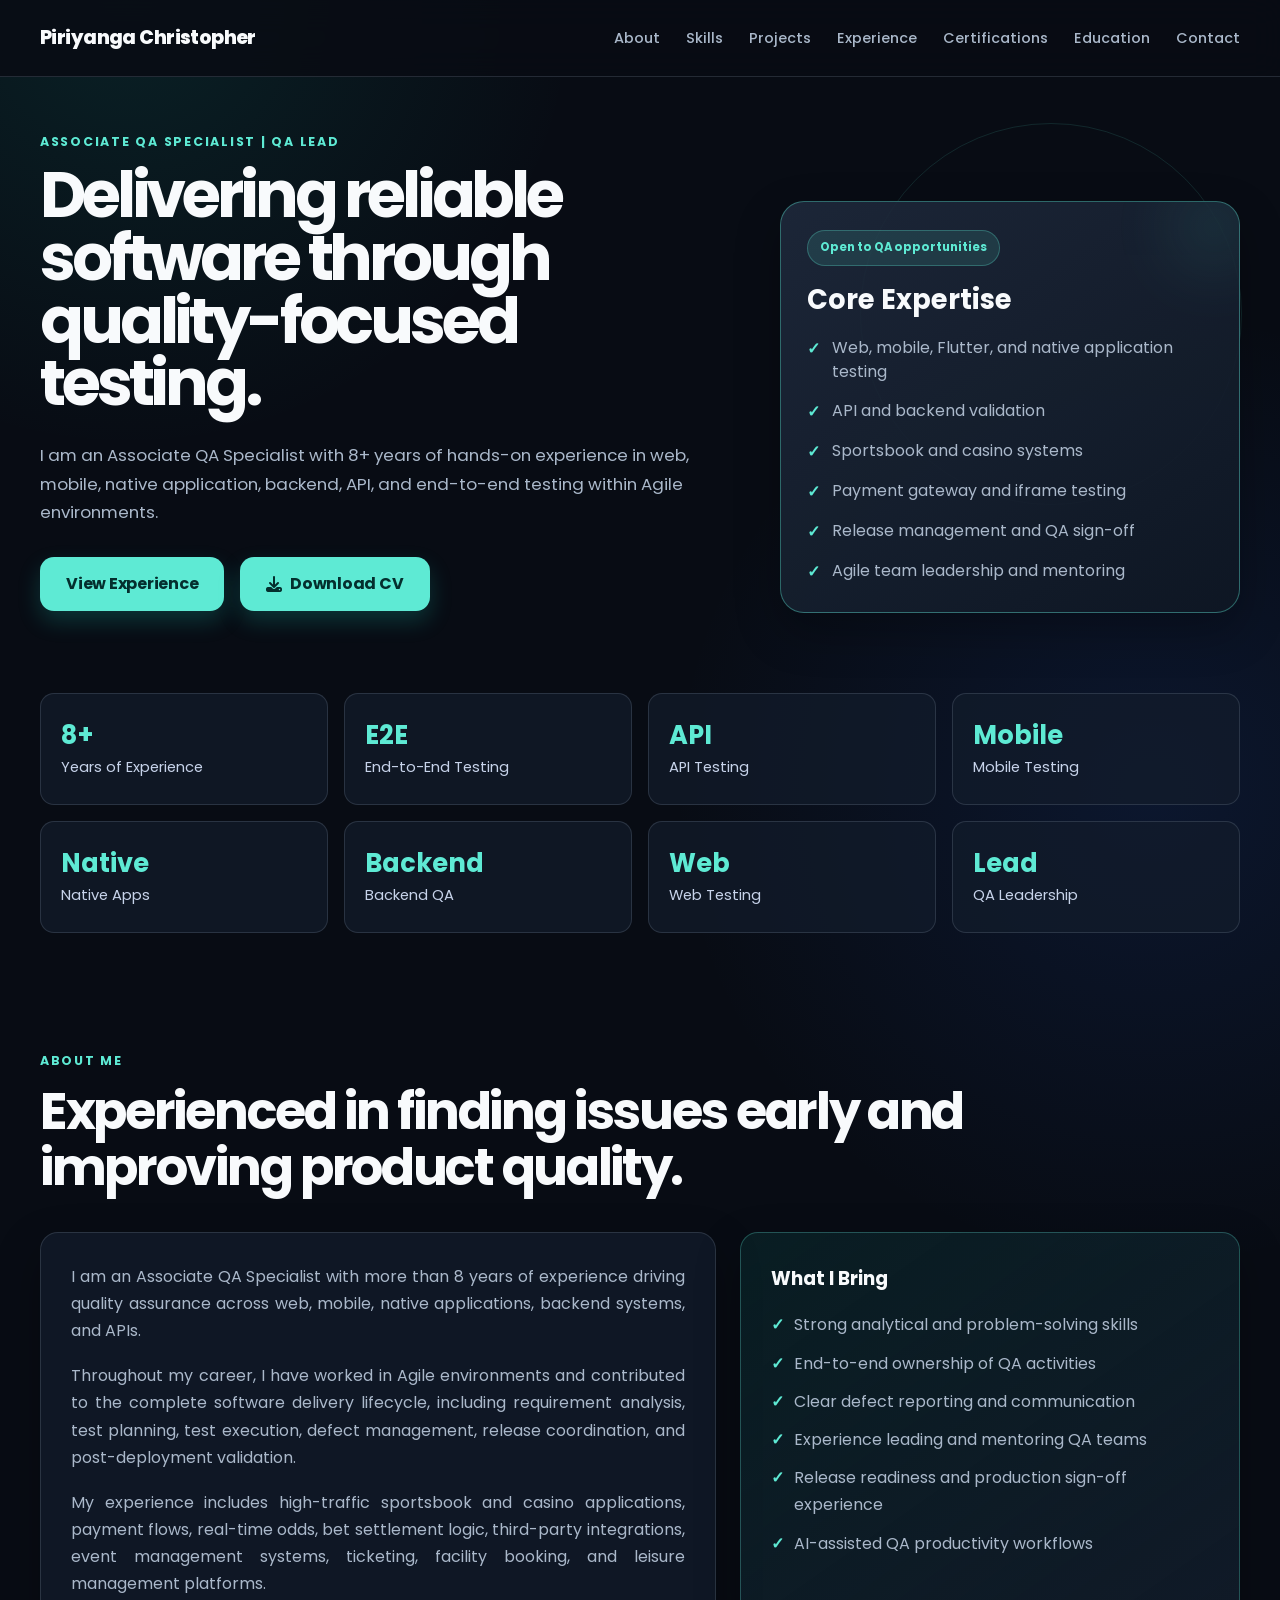
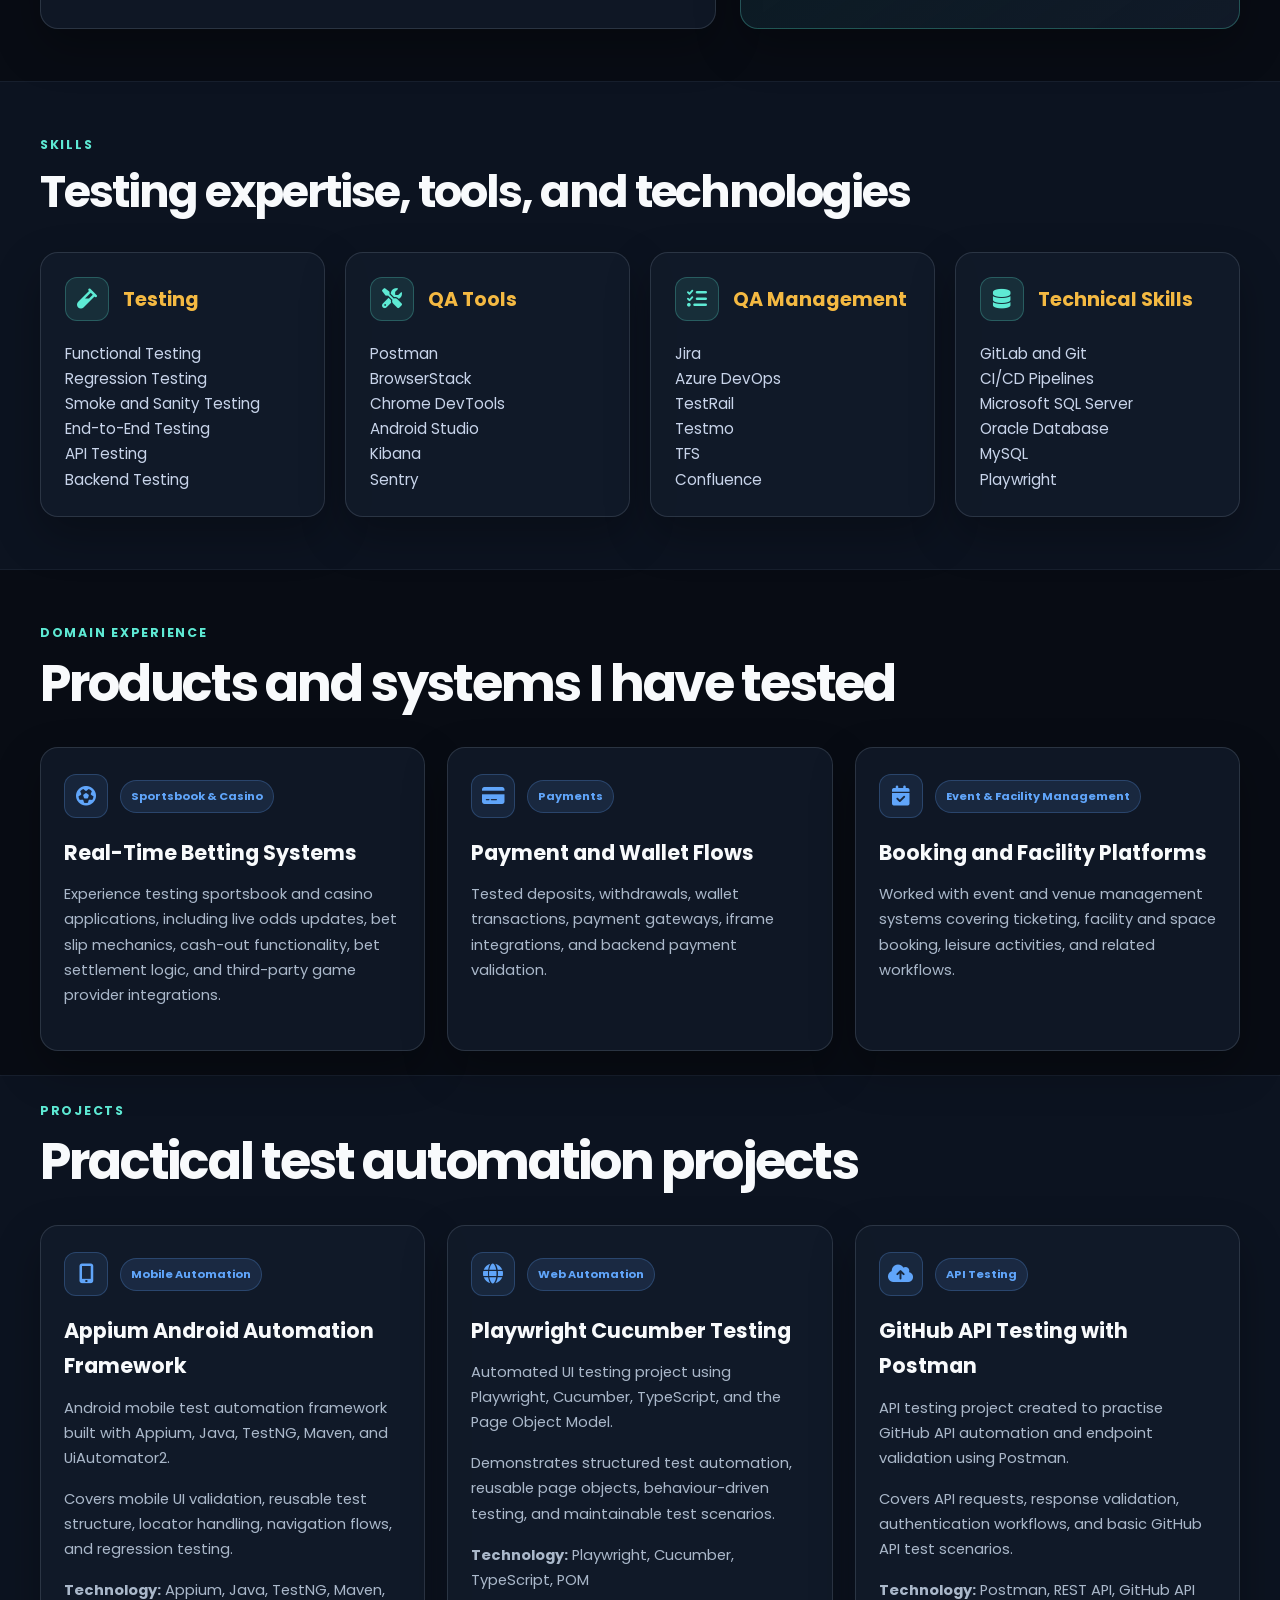
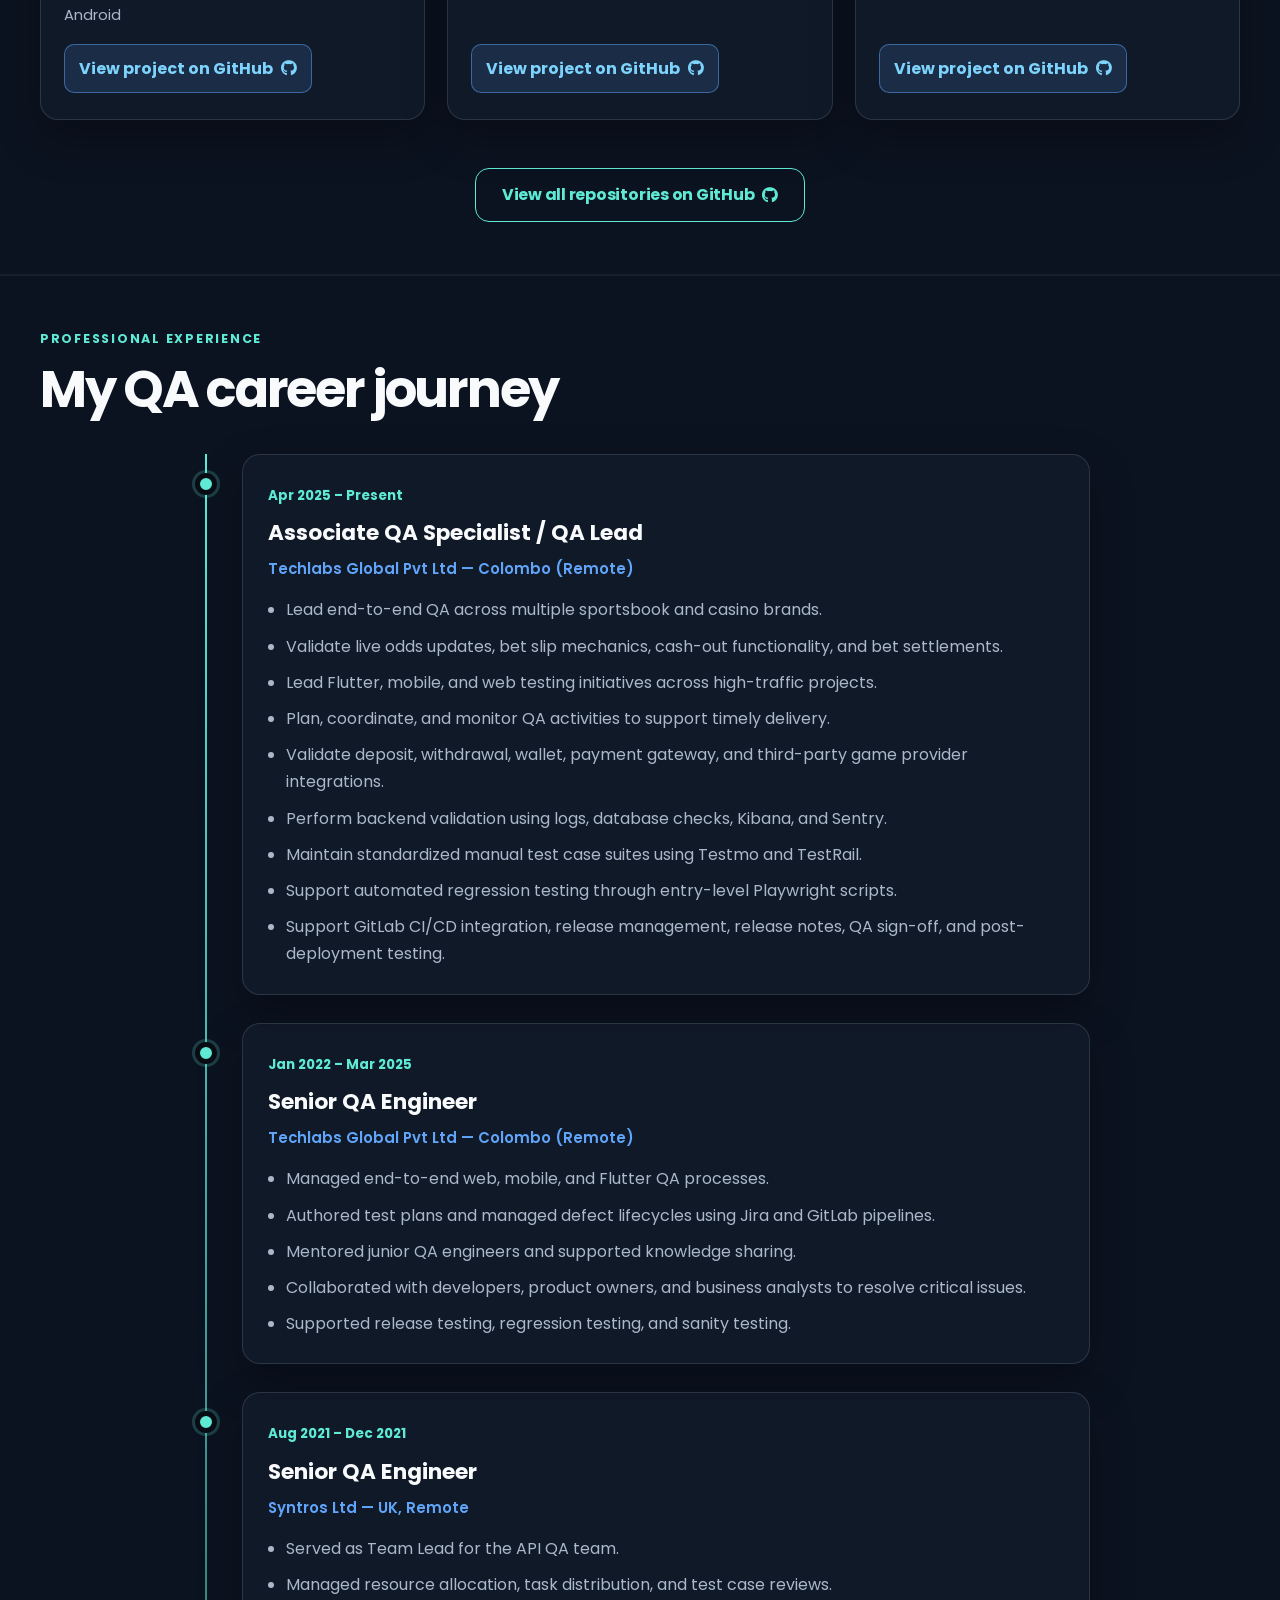
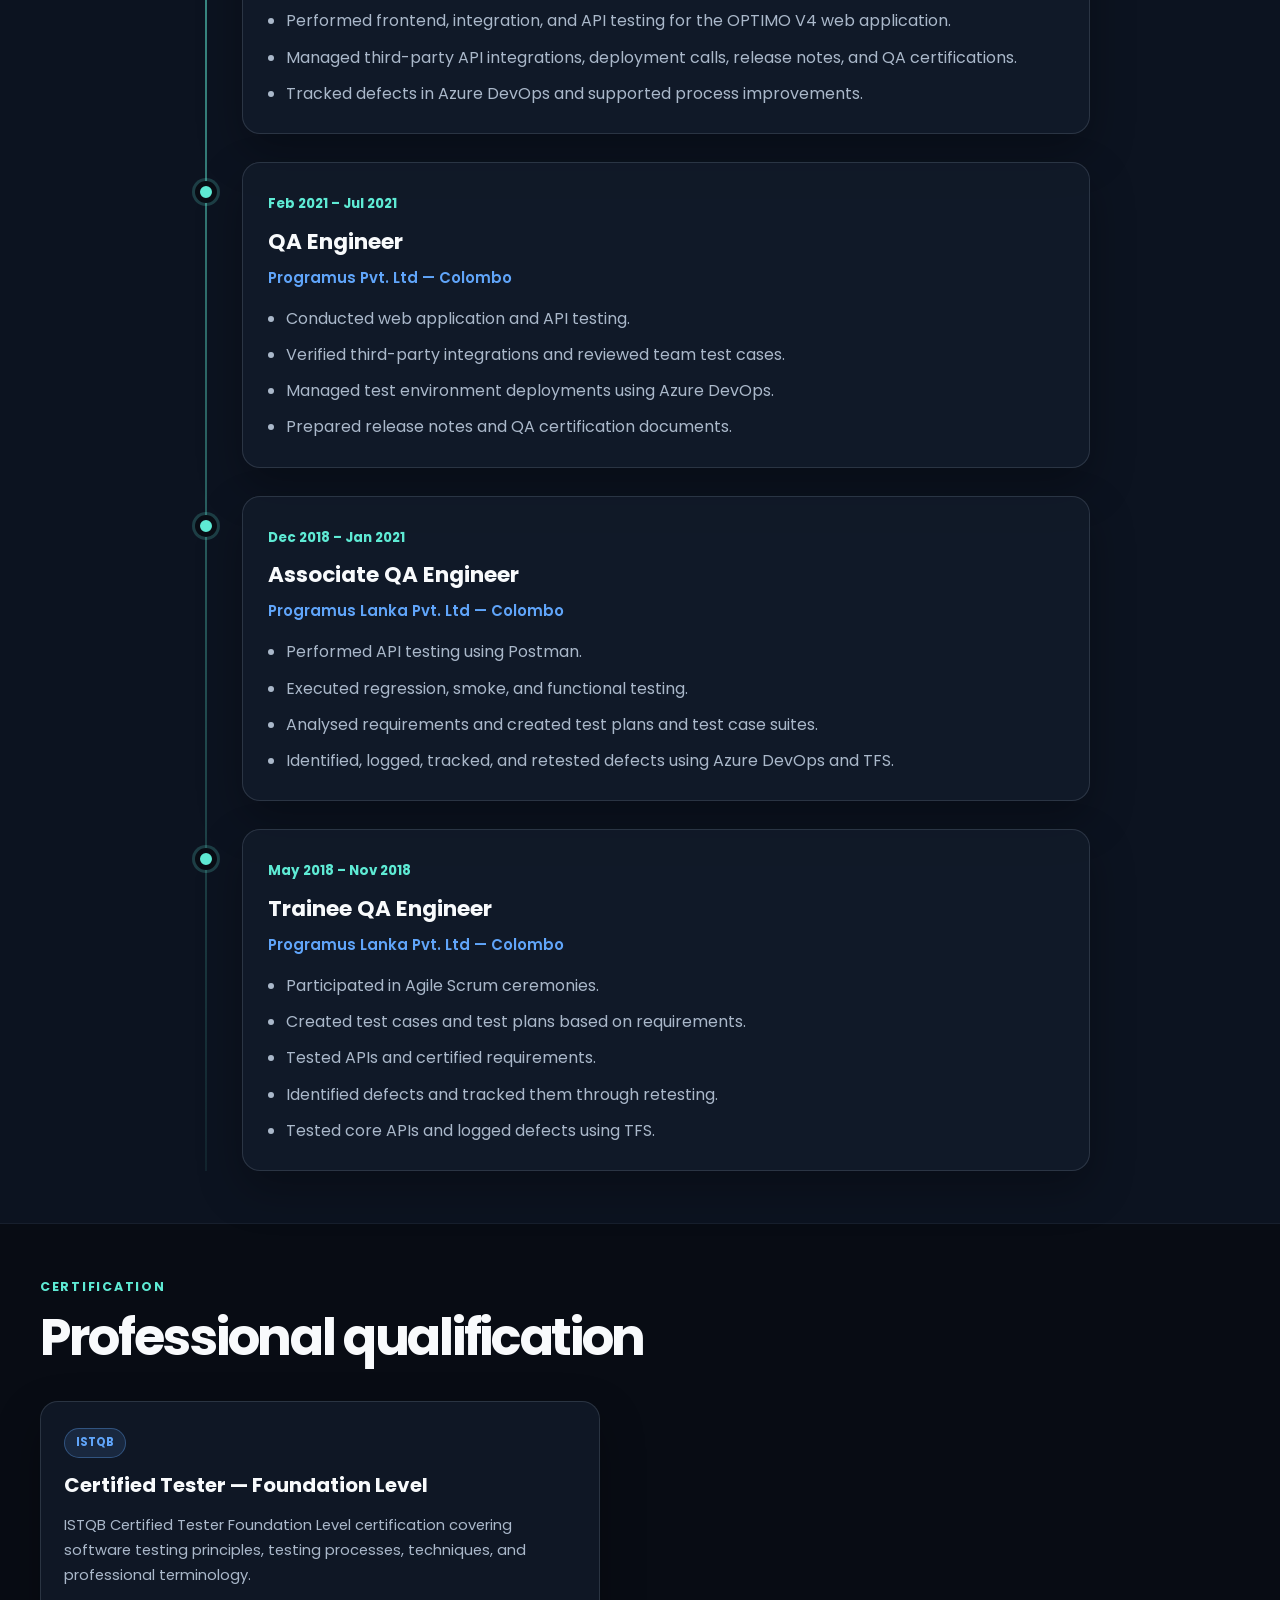
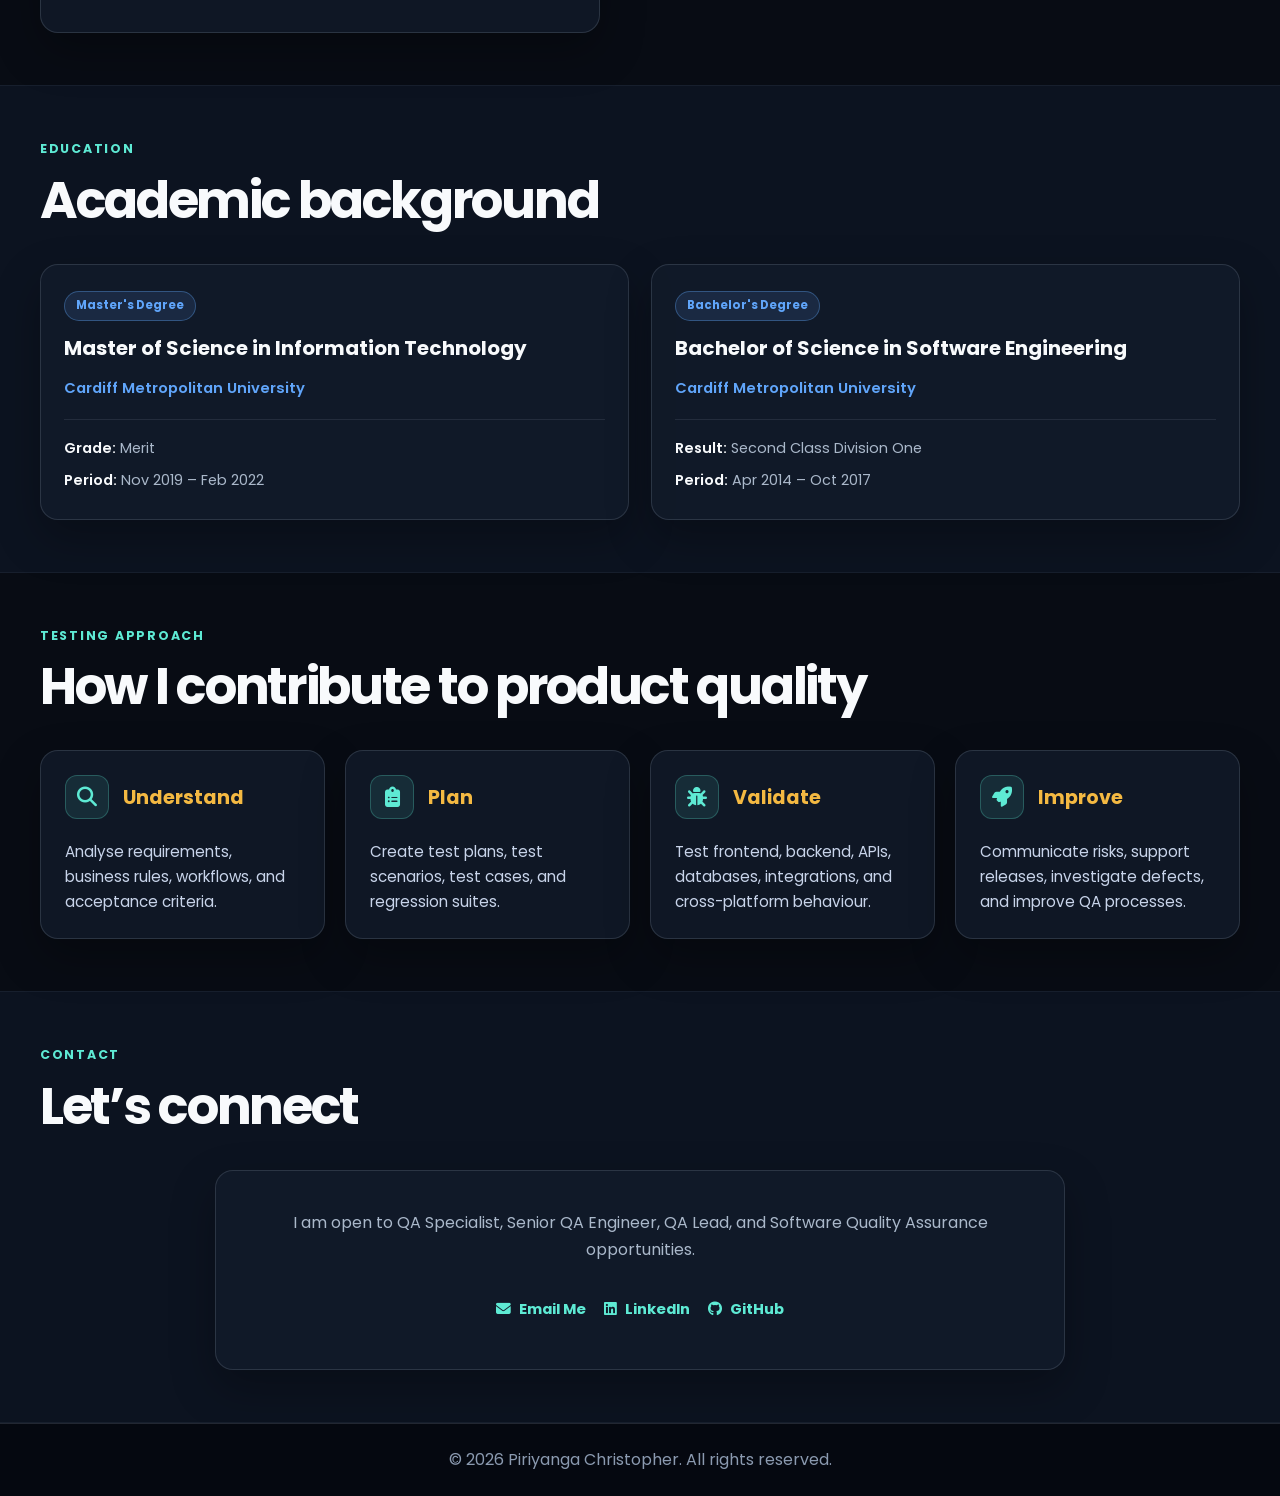
<file: index.html>
<!DOCTYPE html>
<html lang="en">
  <head>
    <meta charset="UTF-8" />
    <meta name="viewport" content="width=device-width, initial-scale=1.0" />

    <title>Piriyanga Christopher | Associate QA Specialist | QA Lead</title>

    <link rel="icon" type="image/svg+xml" href="favicon.svg" />
    <link rel="apple-touch-icon" href="favicon.svg" />

    <meta
      name="description"
      content="Portfolio of Piriyanga Christopher, an Associate QA Specialist / Lead with 8+ years of experience in web, mobile, backend, API, and end-to-end testing."
    />

    <link rel="preconnect" href="https://fonts.googleapis.com" />
    <link rel="preconnect" href="https://fonts.gstatic.com" crossorigin />
    <link
      href="https://fonts.googleapis.com/css2?family=Poppins:wght@400;500;600;700;800&display=swap"
      rel="stylesheet"
    />
    <link
      rel="stylesheet"
      href="https://cdnjs.cloudflare.com/ajax/libs/font-awesome/6.5.2/css/all.min.css"
    />

    <link rel="stylesheet" href="style.css" />
  </head>

  <body>
    <header class="header">
      <nav class="nav container">
        <a href="#home" class="logo">Piriyanga Christopher</a>

        <button
          class="nav-toggle"
          type="button"
          aria-label="Open navigation menu"
          aria-expanded="false"
          aria-controls="nav-menu"
        >
          <span></span>
          <span></span>
          <span></span>
        </button>

        <ul class="nav-menu" id="nav-menu">
          <li><a href="#about">About</a></li>
          <li><a href="#skills">Skills</a></li>
          <li><a href="#projects">Projects</a></li>
          <li><a href="#experience">Experience</a></li>
          <li><a href="#certifications">Certifications</a></li>
          <li><a href="#education">Education</a></li>
          <li><a href="#contact">Contact</a></li>
        </ul>
      </nav>
    </header>

    <main>
      <!-- Hero Section -->
      <section id="home" class="hero">
        <div class="container hero-content">
          <div class="hero-text">
            <p class="eyebrow">Associate QA Specialist | QA Lead</p>

            <h1>Delivering reliable software through quality-focused testing.</h1>

            <p class="intro">
              I am an Associate QA Specialist with 8+ years of hands-on
              experience in web, mobile, native application, backend, API, and
              end-to-end testing within Agile environments.
            </p>

            <div class="cta-group">
              <a href="#experience" class="btn btn-primary">View Experience</a>

              <a href="resume.pdf" class="btn btn-primary" download>
                <i class="fa-solid fa-download" aria-hidden="true"></i>
                Download CV
              </a>
            </div>
          </div>

          <div class="hero-card">
            <div class="badge">Open to QA opportunities</div>

            <h3>Core Expertise</h3>

            <ul>
              <li>Web, mobile, Flutter, and native application testing</li>
              <li>API and backend validation</li>
              <li>Sportsbook and casino systems</li>
              <li>Payment gateway and iframe testing</li>
              <li>Release management and QA sign-off</li>
              <li>Agile team leadership and mentoring</li>
            </ul>
          </div>

          <ul class="quick-stats">
            <li>
              <strong>8+</strong>
              <span>Years of Experience</span>
            </li>

            <li>
              <strong>E2E</strong>
              <span>End-to-End Testing</span>
            </li>

            <li>
              <strong>API</strong>
              <span>API Testing</span>
            </li>

            <li>
              <strong>Mobile</strong>
              <span>Mobile Testing</span>
            </li>

            <li>
              <strong>Native</strong>
              <span>Native Apps</span>
            </li>

            <li>
              <strong>Backend</strong>
              <span>Backend QA</span>
            </li>

            <li>
              <strong>Web</strong>
              <span>Web Testing</span>
            </li>

            <li>
              <strong>Lead</strong>
              <span>QA Leadership</span>
            </li>
          </ul>
        </div>
      </section>

      <!-- About Section -->
      <section id="about" class="section">
        <div class="container">
          <div class="section-heading">
            <p class="eyebrow">About Me</p>
            <h2>Experienced in finding issues early and improving product quality.</h2>
          </div>

          <div class="about-grid">
            <div class="about-card">
              <p>
                I am an Associate QA Specialist with more than 8 years of
                experience driving quality assurance across web, mobile, native
                applications, backend systems, and APIs.
              </p>

              <p>
                Throughout my career, I have worked in Agile environments and
                contributed to the complete software delivery lifecycle,
                including requirement analysis, test planning, test execution,
                defect management, release coordination, and post-deployment
                validation.
              </p>

              <p>
                My experience includes high-traffic sportsbook and casino
                applications, payment flows, real-time odds, bet settlement
                logic, third-party integrations, event management systems,
                ticketing, facility booking, and leisure management platforms.
              </p>
            </div>

            <div class="about-card highlight">
              <h3>What I Bring</h3>

              <ul>
                <li>Strong analytical and problem-solving skills</li>
                <li>End-to-end ownership of QA activities</li>
                <li>Clear defect reporting and communication</li>
                <li>Experience leading and mentoring QA teams</li>
                <li>Release readiness and production sign-off experience</li>
                <li>AI-assisted QA productivity workflows</li>
              </ul>
            </div>
          </div>
        </div>
      </section>

      <!-- Skills Section -->
      <section id="skills" class="section alt-bg">
        <div class="container">
          <div class="section-heading">
            <p class="eyebrow">Skills</p>
            <h2>Testing expertise, tools, and technologies</h2>
          </div>

          <div class="skills-grid">
            <div class="skill-box reveal">
              <div class="skill-header">
                <div class="skill-icon">
                  <i class="fa-solid fa-vial" aria-hidden="true"></i>
                </div>
                <h3>Testing</h3>
              </div>

              <p>Functional Testing</p>
              <p>Regression Testing</p>
              <p>Smoke and Sanity Testing</p>
              <p>End-to-End Testing</p>
              <p>API Testing</p>
              <p>Backend Testing</p>
            </div>

            <div class="skill-box reveal">
              <div class="skill-header">
                <div class="skill-icon">
                  <i class="fa-solid fa-screwdriver-wrench" aria-hidden="true"></i>
                </div>
                <h3>QA Tools</h3>
              </div>

              <p>Postman</p>
              <p>BrowserStack</p>
              <p>Chrome DevTools</p>
              <p>Android Studio</p>
              <p>Kibana</p>
              <p>Sentry</p>
            </div>

            <div class="skill-box reveal">
              <div class="skill-header">
                <div class="skill-icon">
                  <i class="fa-solid fa-list-check" aria-hidden="true"></i>
                </div>
                <h3>QA Management</h3>
              </div>

              <p>Jira</p>
              <p>Azure DevOps</p>
              <p>TestRail</p>
              <p>Testmo</p>
              <p>TFS</p>
              <p>Confluence</p>
            </div>

            <div class="skill-box reveal">
              <div class="skill-header">
                <div class="skill-icon">
                  <i class="fa-solid fa-database" aria-hidden="true"></i>
                </div>
                <h3>Technical Skills</h3>
              </div>

              <p>GitLab and Git</p>
              <p>CI/CD Pipelines</p>
              <p>Microsoft SQL Server</p>
              <p>Oracle Database</p>
              <p>MySQL</p>
              <p>Playwright</p>
            </div>
          </div>
        </div>
      </section>

      <!-- Domain Section -->
      <section class="section domain-section">
        <div class="container">
          <div class="section-heading">
            <p class="eyebrow">Domain Experience</p>
            <h2>Products and systems I have tested</h2>
          </div>

          <div class="project-grid project-grid--three">
            <article class="project-card reveal">
              <div class="project-header">
                <div class="project-icon">
                  <i class="fa-solid fa-futbol" aria-hidden="true"></i>
                </div>

                <div class="project-tag">Sportsbook &amp; Casino</div>
              </div>

              <h3>Real-Time Betting Systems</h3>

              <p>
                Experience testing sportsbook and casino applications, including live
                odds updates, bet slip mechanics, cash-out functionality, bet
                settlement logic, and third-party game provider integrations.
              </p>
            </article>

            <article class="project-card reveal">
              <div class="project-header">
                <div class="project-icon">
                  <i class="fa-solid fa-credit-card" aria-hidden="true"></i>
                </div>

                <div class="project-tag">Payments</div>
              </div>

              <h3>Payment and Wallet Flows</h3>

              <p>
                Tested deposits, withdrawals, wallet transactions, payment gateways,
                iframe integrations, and backend payment validation.
              </p>
            </article>

            <article class="project-card reveal">
              <div class="project-header">
                <div class="project-icon">
                  <i class="fa-solid fa-calendar-check" aria-hidden="true"></i>
                </div>

                <div class="project-tag">Event &amp; Facility Management</div>
              </div>

              <h3>Booking and Facility Platforms</h3>

              <p>
                Worked with event and venue management systems covering ticketing,
                facility and space booking, leisure activities, and related workflows.
              </p>
            </article>
          </div>
        </div>
      </section>

<!-- Projects Section -->
<section id="projects" class="section alt-bg projects-section">
  <div class="container">
    <div class="section-heading">
      <p class="eyebrow">Projects</p>
      <h2>Practical test automation projects</h2>
    </div>

   <div class="project-grid project-grid--three">
      <!-- Appium Project -->
      <article class="project-card reveal">
        <div class="project-header">
          <div class="project-icon">
            <i
              class="fa-solid fa-mobile-screen-button"
              aria-hidden="true"
            ></i>
          </div>

          <div class="project-tag">Mobile Automation</div>
        </div>

        <h3>Appium Android Automation Framework</h3>

        <p>
          Android mobile test automation framework built with Appium, Java,
          TestNG, Maven, and UiAutomator2.
        </p>

        <p>
          Covers mobile UI validation, reusable test structure, locator
          handling, navigation flows, and regression testing.
        </p>

        <p>
          <strong>Technology:</strong> Appium, Java, TestNG, Maven, Android
        </p>

        <a
          href="https://github.com/Piriyanga/appium-android-automation"
          target="_blank"
          rel="noopener noreferrer"
        >
          View project on GitHub
          <i class="fa-brands fa-github" aria-hidden="true"></i>
        </a>
      </article>

      <!-- Playwright Project -->
      <article class="project-card reveal">
        <div class="project-header">
          <div class="project-icon">
            <i class="fa-solid fa-globe" aria-hidden="true"></i>
          </div>

          <div class="project-tag">Web Automation</div>
        </div>

        <h3>Playwright Cucumber Testing</h3>

        <p>
          Automated UI testing project using Playwright, Cucumber, TypeScript,
          and the Page Object Model.
        </p>

        <p>
          Demonstrates structured test automation, reusable page objects,
          behaviour-driven testing, and maintainable test scenarios.
        </p>

        <p>
          <strong>Technology:</strong> Playwright, Cucumber, TypeScript, POM
        </p>

        <a
          href="https://github.com/Piriyanga/playwright-cucumber-testing"
          target="_blank"
          rel="noopener noreferrer"
        >
          View project on GitHub
          <i class="fa-brands fa-github" aria-hidden="true"></i>
        </a>
      </article>

      <!-- Postman Project -->
      <article class="project-card reveal">
        <div class="project-header">
          <div class="project-icon">
            <i class="fa-solid fa-cloud-arrow-up" aria-hidden="true"></i>
          </div>

          <div class="project-tag">API Testing</div>
        </div>

        <h3>GitHub API Testing with Postman</h3>

        <p>
          API testing project created to practise GitHub API automation and
          endpoint validation using Postman.
        </p>

        <p>
          Covers API requests, response validation, authentication workflows,
          and basic GitHub API test scenarios.
        </p>

        <p>
          <strong>Technology:</strong> Postman, REST API, GitHub API
        </p>

        <a
          href="https://github.com/Piriyanga/postman-github-api-test"
          target="_blank"
          rel="noopener noreferrer"
        >
          View project on GitHub
          <i class="fa-brands fa-github" aria-hidden="true"></i>
        </a>
      </article>
    </div>

    <div class="projects-footer">
      <a
        class="btn btn-secondary"
        href="https://github.com/Piriyanga?tab=repositories"
        target="_blank"
        rel="noopener noreferrer"
      >
        View all repositories on GitHub
        <i class="fa-brands fa-github" aria-hidden="true"></i>
      </a>
    </div>
  </div>
</section>

      <!-- Experience Section -->
      <section id="experience" class="section alt-bg">
        <div class="container">
          <div class="section-heading">
            <p class="eyebrow">Professional Experience</p>
            <h2>My QA career journey</h2>
          </div>

          <div class="timeline">
            <div class="timeline-item">
              <div class="timeline-dot"></div>

              <div class="timeline-content">
                <span class="year">Apr 2025 – Present</span>

                <h3>Associate QA Specialist / QA Lead</h3>

                <p class="company">Techlabs Global Pvt Ltd — Colombo (Remote)</p>

                <ul>
                  <li>
                    Lead end-to-end QA across multiple sportsbook and casino brands.
                  </li>

                  <li>
                    Validate live odds updates, bet slip mechanics, cash-out
                    functionality, and bet settlements.
                  </li>

                  <li>
                    Lead Flutter, mobile, and web testing initiatives across
                    high-traffic projects.
                  </li>

                  <li>
                    Plan, coordinate, and monitor QA activities to support
                    timely delivery.
                  </li>

                  <li>
                    Validate deposit, withdrawal, wallet, payment gateway, and
                    third-party game provider integrations.
                  </li>

                  <li>
                    Perform backend validation using logs, database checks,
                    Kibana, and Sentry.
                  </li>

                  <li>
                    Maintain standardized manual test case suites using Testmo
                    and TestRail.
                  </li>

                  <li>
                    Support automated regression testing through entry-level
                    Playwright scripts.
                  </li>

                  <li>
                    Support GitLab CI/CD integration, release management,
                    release notes, QA sign-off, and post-deployment testing.
                  </li>
                </ul>
              </div>
            </div>

            <div class="timeline-item">
              <div class="timeline-dot"></div>

              <div class="timeline-content">
                <span class="year">Jan 2022 – Mar 2025</span>

                <h3>Senior QA Engineer</h3>

                <p class="company">Techlabs Global Pvt Ltd — Colombo (Remote)</p>

                <ul>
                  <li>
                    Managed end-to-end web, mobile, and Flutter QA processes.
                  </li>

                  <li>
                    Authored test plans and managed defect lifecycles using Jira
                    and GitLab pipelines.
                  </li>

                  <li>
                    Mentored junior QA engineers and supported knowledge sharing.
                  </li>

                  <li>
                    Collaborated with developers, product owners, and business
                    analysts to resolve critical issues.
                  </li>

                  <li>
                    Supported release testing, regression testing, and sanity
                    testing.
                  </li>
                </ul>
              </div>
            </div>

            <div class="timeline-item">
              <div class="timeline-dot"></div>

              <div class="timeline-content">
                <span class="year">Aug 2021 – Dec 2021</span>

                <h3>Senior QA Engineer</h3>

                <p class="company">Syntros Ltd — UK, Remote</p>

                <ul>
                  <li>
                    Served as Team Lead for the API QA team.
                  </li>

                  <li>
                    Managed resource allocation, task distribution, and test
                    case reviews.
                  </li>

                  <li>
                    Performed frontend, integration, and API testing for the
                    OPTIMO V4 web application.
                  </li>

                  <li>
                    Managed third-party API integrations, deployment calls,
                    release notes, and QA certifications.
                  </li>

                  <li>
                    Tracked defects in Azure DevOps and supported process
                    improvements.
                  </li>
                </ul>
              </div>
            </div>

            <div class="timeline-item">
              <div class="timeline-dot"></div>

              <div class="timeline-content">
                <span class="year">Feb 2021 – Jul 2021</span>

                <h3>QA Engineer</h3>

                <p class="company">Programus Pvt. Ltd — Colombo</p>

                <ul>
                  <li>
                    Conducted web application and API testing.
                  </li>

                  <li>
                    Verified third-party integrations and reviewed team test
                    cases.
                  </li>

                  <li>
                    Managed test environment deployments using Azure DevOps.
                  </li>

                  <li>
                    Prepared release notes and QA certification documents.
                  </li>
                </ul>
              </div>
            </div>

            <div class="timeline-item">
              <div class="timeline-dot"></div>

              <div class="timeline-content">
                <span class="year">Dec 2018 – Jan 2021</span>

                <h3>Associate QA Engineer</h3>

                <p class="company">Programus Lanka Pvt. Ltd — Colombo</p>

                <ul>
                  <li>
                    Performed API testing using Postman.
                  </li>

                  <li>
                    Executed regression, smoke, and functional testing.
                  </li>

                  <li>
                    Analysed requirements and created test plans and test case
                    suites.
                  </li>

                  <li>
                    Identified, logged, tracked, and retested defects using
                    Azure DevOps and TFS.
                  </li>
                </ul>
              </div>
            </div>

            <div class="timeline-item">
              <div class="timeline-dot"></div>

              <div class="timeline-content">
                <span class="year">May 2018 – Nov 2018</span>

                <h3>Trainee QA Engineer</h3>

                <p class="company">Programus Lanka Pvt. Ltd — Colombo</p>

                <ul>
                  <li>
                    Participated in Agile Scrum ceremonies.
                  </li>

                  <li>
                    Created test cases and test plans based on requirements.
                  </li>

                  <li>
                    Tested APIs and certified requirements.
                  </li>

                  <li>
                    Identified defects and tracked them through retesting.
                  </li>

                  <li>
                    Tested core APIs and logged defects using TFS.
                  </li>
                </ul>
              </div>
            </div>
          </div>
        </div>
      </section>

    <!-- Certifications Section -->
<section id="certifications" class="section">
  <div class="container">
    <div class="section-heading">
      <p class="eyebrow">Certification</p>
      <h2>Professional qualification</h2>
    </div>

    <div class="qualification-grid qualification-grid--certification">
      <article class="qualification-card">
        <div class="qualification-label">ISTQB</div>

        <h3>Certified Tester — Foundation Level</h3>

        <p>
          ISTQB Certified Tester Foundation Level certification covering
          software testing principles, testing processes, techniques, and
          professional terminology.
        </p>
      </article>
    </div>
  </div>
</section>

     <!-- Education Section -->
<section id="education" class="section alt-bg">
  <div class="container">
    <div class="section-heading">
      <p class="eyebrow">Education</p>
      <h2>Academic background</h2>
    </div>

    <div class="qualification-grid qualification-grid--education">
      <article class="qualification-card">
        <div class="qualification-label">Master's Degree</div>

        <h3>Master of Science in Information Technology</h3>

        <p class="qualification-institution">
          Cardiff Metropolitan University
        </p>

        <div class="qualification-details">
          <span>
            <strong>Grade:</strong>
            Merit
          </span>

          <span>
            <strong>Period:</strong>
            Nov 2019 – Feb 2022
          </span>
        </div>
      </article>

      <article class="qualification-card">
        <div class="qualification-label">Bachelor's Degree</div>

        <h3>Bachelor of Science in Software Engineering</h3>

        <p class="qualification-institution">
          Cardiff Metropolitan University
        </p>

        <div class="qualification-details">
          <span>
            <strong>Result:</strong>
            Second Class Division One
          </span>

          <span>
            <strong>Period:</strong>
            Apr 2014 – Oct 2017
          </span>
        </div>
      </article>
    </div>
  </div>
</section>
      

      <!-- Testing Approach Section -->
      <section class="section">
        <div class="container">
          <div class="section-heading">
            <p class="eyebrow">Testing Approach</p>
            <h2>How I contribute to product quality</h2>
          </div>

          <div class="skills-grid">
            <div class="skill-box reveal">
              <div class="skill-header">
                <div class="skill-icon">
                  <i class="fa-solid fa-magnifying-glass" aria-hidden="true"></i>
                </div>

                <h3>Understand</h3>
              </div>

              <p>
                Analyse requirements, business rules, workflows, and acceptance
                criteria.
              </p>
            </div>

            <div class="skill-box reveal">
              <div class="skill-header">
                <div class="skill-icon">
                  <i class="fa-solid fa-clipboard-list" aria-hidden="true"></i>
                </div>

                <h3>Plan</h3>
              </div>

              <p>
                Create test plans, test scenarios, test cases, and regression suites.
              </p>
            </div>

            <div class="skill-box reveal">
              <div class="skill-header">
                <div class="skill-icon">
                  <i class="fa-solid fa-bug" aria-hidden="true"></i>
                </div>

                <h3>Validate</h3>
              </div>

              <p>
                Test frontend, backend, APIs, databases, integrations, and
                cross-platform behaviour.
              </p>
            </div>

            <div class="skill-box reveal">
              <div class="skill-header">
                <div class="skill-icon">
                  <i class="fa-solid fa-rocket" aria-hidden="true"></i>
                </div>

                <h3>Improve</h3>
              </div>

              <p>
                Communicate risks, support releases, investigate defects, and improve
                QA processes.
              </p>
            </div>
          </div>
        </div>
      </section>

      <!-- Contact Section -->
      <section id="contact" class="section alt-bg">
        <div class="container">
          <div class="section-heading">
            <p class="eyebrow">Contact</p>
            <h2>Let’s connect</h2>
          </div>

          <div class="contact-box">
            <p>
              I am open to QA Specialist, Senior QA Engineer, QA Lead, and Software
              Quality Assurance opportunities.
            </p>

            <div class="contact-links">
              <a href="mailto:piriyanga14@gmail.com?subject=Portfolio%20Enquiry">
              <i class="fa-solid fa-envelope" aria-hidden="true"></i>
              Email Me
              </a>

              <a
                href="https://www.linkedin.com/in/piriyanga-christopher/"
                target="_blank"
                rel="noopener noreferrer"
              >
                <i class="fa-brands fa-linkedin" aria-hidden="true"></i>
                LinkedIn
              </a>

              <a
                href="https://github.com/Piriyanga"
                target="_blank"
                rel="noopener noreferrer"
              >
                <i class="fa-brands fa-github" aria-hidden="true"></i>
                GitHub
              </a>
            </div>
          </div>
        </div>
      </section>
    </main>

    <footer class="footer">
      <div class="container footer-content">
        <p>
          &copy; <span id="year"></span> Piriyanga Christopher. All rights reserved.
        </p>
      </div>
    </footer>

    <button id="back-to-top" type="button" aria-label="Back to top">
      <i class="fa-solid fa-arrow-up" aria-hidden="true"></i>
    </button>

    <script src="script.js"></script>
  </body>
</html>
</file>
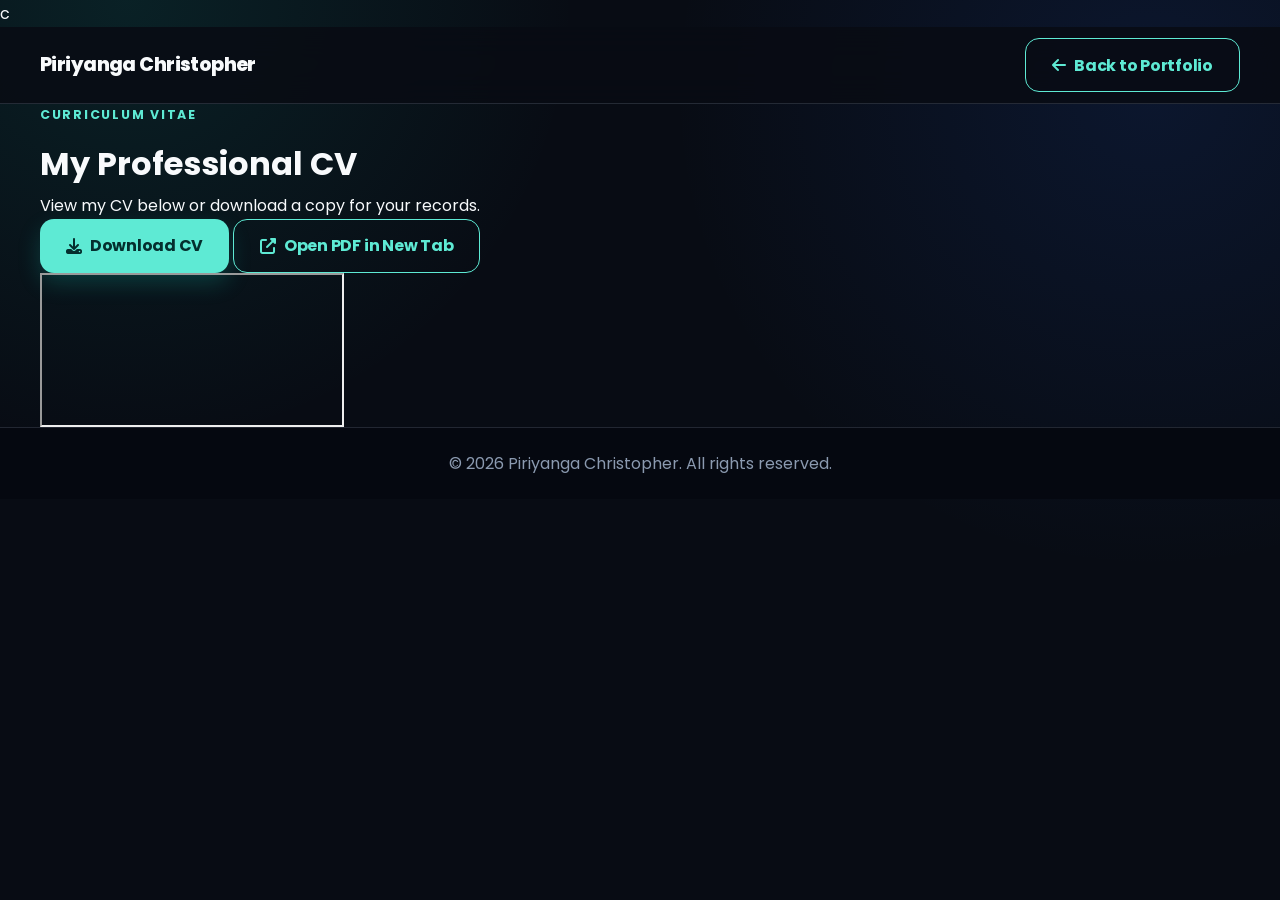
<file: cv.html>
c<!DOCTYPE html>
<html lang="en">
  <head>
    <meta charset="UTF-8" />
    <meta name="viewport" content="width=device-width, initial-scale=1.0" />

    <title>CV | Piriyanga Christopher</title>

    <link rel="preconnect" href="https://fonts.googleapis.com" />
    <link rel="preconnect" href="https://fonts.gstatic.com" crossorigin />
    <link
      href="https://fonts.googleapis.com/css2?family=Poppins:wght@400;500;600;700;800&display=swap"
      rel="stylesheet"
    />

    <link
      rel="stylesheet"
      href="https://cdnjs.cloudflare.com/ajax/libs/font-awesome/6.5.2/css/all.min.css"
    />

    <link rel="stylesheet" href="style.css" />
  </head>

  <body>
    <header class="header">
      <nav class="nav container">
        <a href="index.html#home" class="logo">
          Piriyanga Christopher
        </a>

        <a href="index.html" class="btn btn-secondary">
          <i class="fa-solid fa-arrow-left"></i>
          Back to Portfolio
        </a>
      </nav>
    </header>

    <main class="cv-page">
      <div class="container">
        <div class="cv-heading">
          <p class="eyebrow">Curriculum Vitae</p>
          <h1>My Professional CV</h1>

          <p>
            View my CV below or download a copy for your records.
          </p>

          <div class="cv-actions">
            <a href="resume.pdf" class="btn btn-primary" download>
              <i class="fa-solid fa-download"></i>
              Download CV
            </a>

            <a
              href="resume.pdf"
              class="btn btn-secondary"
              target="_blank"
              rel="noreferrer"
            >
              <i class="fa-solid fa-up-right-from-square"></i>
              Open PDF in New Tab
            </a>
          </div>
        </div>

        <div class="cv-viewer">
          <iframe
            src="resume.pdf"
            title="Piriyanga Christopher CV"
          >
            <p>
              Your browser cannot display the PDF.
              <a href="resume.pdf" download>Download the CV instead</a>.
            </p>
          </iframe>
        </div>
      </div>
    </main>

    <footer class="footer">
      <div class="container footer-content">
        <p>
          © <span id="year"></span> Piriyanga Christopher. All rights reserved.
        </p>
      </div>
    </footer>

    <script src="script.js"></script>
  </body>
</html>
</file>
<file: style.css>
:root {
  --background: #080c14;
  --background-soft: #0f1724;
  --card: #121c2b;
  --card-hover: #172337;
  --primary: #f8fafc;
  --secondary: #aab8ca;
  --muted: #8b9ab0;
  --accent: #5eead4;
  --accent-dark: #14b8a6;
  --blue: #60a5fa;
  --border: rgba(148, 163, 184, 0.2);
  --border-bright: rgba(94, 234, 212, 0.45);
  --shadow: 0 18px 45px rgba(0, 0, 0, 0.28);
  --radius: 18px;
  --section-space: 52px;
  --section-space-small: 24px;
}

/* Reset */

* {
  box-sizing: border-box;
  margin: 0;
  padding: 0;
}

html {
  max-width: 100%;
  overflow-x: clip;
  scroll-behavior: smooth;
}

body {
  background:
    radial-gradient(
      circle at 10% 0%,
      rgba(20, 184, 166, 0.12),
      transparent 28rem
    ),
    radial-gradient(
      circle at 90% 10%,
      rgba(37, 99, 235, 0.12),
      transparent 30rem
    ),
    var(--background);
  color: var(--primary);
  font-family: "Poppins", sans-serif;
  line-height: 1.7;
  max-width: 100%;
  min-height: 100vh;
  overflow-x: clip;
}

::selection {
  background: var(--accent);
  color: #042f2e;
}

a {
  color: inherit;
  text-decoration: none;
}

ul {
  list-style: none;
}

button,
a {
  -webkit-tap-highlight-color: transparent;
}

.container {
  margin: 0 auto;
  width: min(1200px, calc(100% - 40px));
}

section[id] {
  scroll-margin-top: 90px;
}

/* Sections */

.section {
  padding: var(--section-space) 0;
}

.alt-bg {
  background: rgba(15, 23, 36, 0.72);
  border-bottom: 1px solid rgba(148, 163, 184, 0.08);
  border-top: 1px solid rgba(148, 163, 184, 0.08);
}

.section-heading {
  margin-bottom: 36px;
  max-width: 1000px;
}

.eyebrow {
  color: var(--accent);
  font-size: 0.78rem;
  font-weight: 700;
  letter-spacing: 0.14em;
  margin-bottom: 12px;
  text-transform: uppercase;
}

.section-heading h2 {
  color: var(--primary);
  font-size: clamp(2rem, 4vw, 3.2rem);
  letter-spacing: -0.045em;
  line-height: 1.1;
  max-width: 100%;
  white-space: normal;
}

#skills .section-heading h2 {
  font-size: clamp(1.8rem, 3.5vw, 3rem);
  white-space: nowrap;
}

.domain-section {
  padding-bottom: var(--section-space-small);
}

.projects-section {
  padding-top: var(--section-space-small);
}

/* Header */

.header {
  backdrop-filter: blur(16px);
  background: rgba(8, 12, 20, 0.88);
  border-bottom: 1px solid var(--border);
  position: sticky;
  top: 0;
  z-index: 1000;
}

.nav {
  align-items: center;
  display: flex;
  justify-content: space-between;
  min-height: 76px;
  position: relative;
}

.logo {
  color: var(--primary);
  font-size: 1.2rem;
  font-weight: 800;
  letter-spacing: -0.03em;
}

.nav-menu {
  align-items: center;
  display: flex;
  gap: 26px;
}

.nav-menu a {
  color: var(--secondary);
  display: block;
  font-size: 0.9rem;
  font-weight: 500;
  transition:
    color 0.2s ease,
    transform 0.2s ease;
}

.nav-menu a:hover,
.nav-menu a:focus-visible,
.nav-menu a.active {
  color: var(--accent);
  transform: translateY(-1px);
}

.nav-toggle {
  background: transparent;
  border: 1px solid rgba(255, 255, 255, 0.15);
  border-radius: 10px;
  cursor: pointer;
  display: none;
  height: 44px;
  padding: 9px;
  width: 44px;
}

.nav-toggle span {
  background: var(--accent);
  border-radius: 999px;
  display: block;
  height: 2px;
  margin: 5px auto;
  transition:
    opacity 0.3s ease,
    transform 0.3s ease;
  width: 24px;
}

/* Hero */

.hero {
  min-height: auto;
  padding: 54px 0 65px;
  position: relative;
}

.hero::before {
  border: 1px solid rgba(94, 234, 212, 0.12);
  border-radius: 50%;
  content: "";
  height: 380px;
  pointer-events: none;
  position: absolute;
  right: 3%;
  top: 5%;
  width: 380px;
  z-index: -1;
}

.hero-content {
  align-items: start;
  display: grid;
  gap: 48px 52px;
  grid-template-columns: minmax(0, 1.25fr) minmax(360px, 0.85fr);
}

.hero-text {
  min-width: 0;
}

.hero-text h1 {
  color: var(--primary);
  font-size: clamp(3rem, 5vw, 4.5rem);
  letter-spacing: -0.065em;
  line-height: 0.98;
  margin-bottom: 26px;
  max-width: 760px;
}

.intro {
  color: var(--secondary);
  font-size: 1.05rem;
  line-height: 1.7;
  margin-bottom: 30px;
  max-width: 720px;
}

/* Buttons */

.cta-group {
  display: flex;
  flex-wrap: wrap;
  gap: 16px;
  margin-bottom: 34px;
}

.btn {
  align-items: center;
  border-radius: 14px;
  cursor: pointer;
  display: inline-flex;
  font-size: 1rem;
  font-weight: 700;
  gap: 8px;
  justify-content: center;
  letter-spacing: -0.015em;
  min-height: 54px;
  padding: 0 26px;
  transition:
    background 0.2s ease,
    border-color 0.2s ease,
    box-shadow 0.2s ease,
    color 0.2s ease,
    transform 0.2s ease;
}

.btn:hover {
  transform: translateY(-2px);
}

.btn:focus-visible {
  outline: 3px solid rgba(94, 234, 212, 0.35);
  outline-offset: 3px;
}

.btn-primary {
  background: var(--accent);
  box-shadow: 0 10px 22px rgba(20, 184, 166, 0.24);
  color: #042f2e;
}

.btn-primary:hover {
  background: #9cf9ed;
  box-shadow: 0 14px 28px rgba(20, 184, 166, 0.28);
}

.btn-secondary {
  background: transparent;
  border: 1px solid var(--accent);
  color: var(--accent);
}

.btn-secondary:hover {
  background: rgba(94, 234, 212, 0.12);
  color: var(--accent);
}

/* Core Expertise card */

.hero-card {
  align-self: start;
  background:
    linear-gradient(
      145deg,
      rgba(30, 41, 59, 0.92),
      rgba(15, 23, 36, 0.92)
    );
  border: 1px solid rgba(94, 234, 212, 0.38);
  border-radius: 24px;
  box-shadow: var(--shadow);
  justify-self: end;
  margin-top: 70px;
  overflow: hidden;
  padding: 28px 26px;
  position: relative;
  width: min(100%, 460px);
}

.hero-card::after {
  background: var(--accent);
  border-radius: 50%;
  content: "";
  filter: blur(35px);
  height: 80px;
  opacity: 0.12;
  pointer-events: none;
  position: absolute;
  right: -15px;
  top: -15px;
  width: 80px;
}

.badge {
  background: rgba(94, 234, 212, 0.12);
  border: 1px solid rgba(94, 234, 212, 0.28);
  border-radius: 999px;
  color: var(--accent);
  display: inline-block;
  font-size: 0.72rem;
  font-weight: 700;
  margin-bottom: 18px;
  padding: 7px 12px;
  position: relative;
  z-index: 1;
}

.hero-card h3 {
  color: var(--primary);
  font-size: clamp(1.7rem, 2vw, 2.1rem);
  line-height: 1.2;
  margin-bottom: 20px;
  position: relative;
  z-index: 1;
}

.hero-card ul {
  display: grid;
  gap: 15px;
  position: relative;
  z-index: 1;
}

.hero-card li {
  align-items: flex-start;
  color: var(--secondary);
  display: flex;
  gap: 12px;
  line-height: 1.5;
}

.hero-card li::before {
  color: var(--accent);
  content: "✓";
  flex-shrink: 0;
  font-weight: 700;
  margin-top: 1px;
}

/* Quick stats */

.quick-stats {
  display: grid;
  gap: 16px;
  grid-column: 1 / -1;
  grid-template-columns: repeat(4, minmax(0, 1fr));
  margin: 0;
  padding: 0;
  width: 100%;
}

.quick-stats li {
  align-items: flex-start;
  background: rgba(18, 28, 43, 0.72);
  border: 1px solid var(--border);
  border-radius: 14px;
  display: flex;
  flex-direction: column;
  justify-content: center;
  min-height: 112px;
  padding: 18px 20px;
  transition:
    border-color 0.2s ease,
    background 0.2s ease,
    transform 0.2s ease;
}

.quick-stats li:hover {
  background: rgba(23, 35, 55, 0.9);
  border-color: var(--border-bright);
  transform: translateY(-3px);
}

.quick-stats strong {
  color: var(--accent);
  display: block;
  font-size: 1.6rem;
  font-weight: 700;
  line-height: 1.2;
  margin-bottom: 7px;
}

.quick-stats span {
  color: #c7d3ea;
  font-size: 0.92rem;
  line-height: 1.4;
}

/* Shared cards */

.about-card,
.skill-box,
.project-card,
.contact-box,
.timeline-content {
  background: rgba(18, 28, 43, 0.78);
  border: 1px solid var(--border);
  border-radius: var(--radius);
  box-shadow: var(--shadow);
}

/* About */

.about-grid {
  display: grid;
  gap: 24px;
  grid-template-columns: 1.35fr 1fr;
}

.about-card {
  padding: 30px;
}

.about-card p {
  color: var(--secondary);
  margin-bottom: 18px;
}

.about-card p:last-child {
  margin-bottom: 0;
}

.about-card.highlight {
  background:
    linear-gradient(
      145deg,
      rgba(20, 184, 166, 0.1),
      rgba(18, 28, 43, 0.86)
    );
  border-color: rgba(94, 234, 212, 0.28);
}

.about-card h3 {
  margin-bottom: 17px;
}

.about-card.highlight ul {
  display: grid;
  gap: 11px;
}

.about-card.highlight li {
  color: var(--secondary);
  padding-left: 23px;
  position: relative;
}

.about-card.highlight li::before {
  color: var(--accent);
  content: "✓";
  font-weight: 700;
  left: 0;
  position: absolute;
}

/* Skills */

.skills-grid {
  display: grid;
  gap: 20px;
  grid-template-columns: repeat(4, minmax(0, 1fr));
}

.skill-box {
  padding: 24px;
  transition:
    border-color 0.2s ease,
    transform 0.2s ease;
}

.skill-box:hover,
.project-card:hover {
  border-color: rgba(94, 234, 212, 0.38);
  transform: translateY(-4px);
}

.skill-header {
  align-items: center;
  display: flex;
  gap: 0.9rem;
  margin-bottom: 1.25rem;
  min-width: 0;
}

.skill-header h3 {
  color: #f4b942;
  font-size: clamp(1rem, 1.5vw, 1.35rem);
  font-weight: 700;
  line-height: 1.2;
  margin: 0;
  min-width: 0;
}

.skill-icon,
.project-icon {
  align-items: center;
  background: rgba(94, 234, 212, 0.1);
  border: 1px solid rgba(94, 234, 212, 0.25);
  border-radius: 12px;
  color: var(--accent);
  display: flex;
  flex-shrink: 0;
  font-size: 1.25rem;
  height: 44px;
  justify-content: center;
  transition:
    background 0.25s ease,
    color 0.25s ease,
    transform 0.25s ease;
  width: 44px;
}

.skill-box:hover .skill-icon,
.project-card:hover .project-icon {
  background: var(--accent);
  color: #042f2e;
  transform: translateY(-2px) rotate(-3deg);
}

.skill-box p {
  color: #c8d4ea;
  font-size: 0.95rem;
  line-height: 1.65;
}

/* Project and Domain cards */

.project-grid {
  display: grid;
  gap: 22px;
  grid-template-columns: repeat(3, minmax(0, 1fr));
}
/*
#education .project-grid {
  grid-template-columns: repeat(2, minmax(0, 1fr));
}

#certifications .project-grid {
  grid-template-columns: 1fr;
}
*/

.project-card {
  display: flex;
  flex-direction: column;
  height: 100%;
  padding: 26px 23px;
  transition:
    border-color 0.2s ease,
    transform 0.2s ease;
}

.project-header {
  align-items: center;
  display: flex;
  flex-wrap: wrap;
  gap: 12px;
  margin-bottom: 17px;
  min-width: 0;
}

.project-icon {
  background: rgba(96, 165, 250, 0.1);
  border-color: rgba(96, 165, 250, 0.25);
  color: var(--blue);
}

.project-tag {
  background: rgba(96, 165, 250, 0.12);
  border: 1px solid rgba(96, 165, 250, 0.24);
  border-radius: 999px;
  color: var(--blue);
  display: inline-block;
  font-size: 0.7rem;
  font-weight: 700;
  margin-bottom: 0;
  padding: 6px 10px;
}

.project-card h3 {
  font-size: 1.3rem;
  margin-bottom: 12px;
  overflow-wrap: anywhere;
}

.project-card p {
  color: var(--secondary);
  font-size: 0.92rem;
  margin-bottom: 16px;
}

.project-card ul {
  color: var(--secondary);
  display: grid;
  gap: 7px;
  padding-left: 18px;
}

.project-card li {
  list-style: disc;
}

.project-card a[href*="github"] {
  align-items: center;
  align-self: flex-start;
  background: rgba(96, 165, 250, 0.14);
  border: 1px solid rgba(96, 165, 250, 0.5);
  border-radius: 10px;
  color: #7dd3fc;
  display: inline-flex;
  font-weight: 700;
  gap: 8px;
  margin-top: auto;
  min-height: 44px;
  padding: 10px 14px;
  transition:
    background 0.2s ease,
    border-color 0.2s ease,
    color 0.2s ease,
    transform 0.2s ease;
}

.project-card a[href*="github"]:hover,
.project-card a[href*="github"]:focus-visible {
  background: rgba(94, 234, 212, 0.15);
  border-color: var(--accent);
  color: var(--accent);
  transform: translateY(-2px);
}

.project-card a[href*="github"] i {
  color: currentColor;
}

.projects-footer {
  display: flex;
  justify-content: center;
  margin-top: 48px;
}

/* Timeline */

.timeline {
  margin: 0 auto;
  max-width: 900px;
  position: relative;
}

.timeline::before {
  background: linear-gradient(var(--accent), rgba(94, 234, 212, 0.08));
  bottom: 0;
  content: "";
  left: 15px;
  position: absolute;
  top: 0;
  width: 2px;
}

.timeline-item {
  margin-bottom: 28px;
  padding-left: 52px;
  position: relative;
}

.timeline-item:last-child {
  margin-bottom: 0;
}

.timeline-dot {
  background: var(--accent);
  border: 5px solid var(--background);
  border-radius: 50%;
  box-shadow: 0 0 0 3px rgba(94, 234, 212, 0.2);
  height: 22px;
  left: 5px;
  position: absolute;
  top: 19px;
  width: 22px;
}

.timeline-content {
  padding: 26px 25px;
}

.year {
  color: var(--accent);
  display: inline-block;
  font-size: 0.84rem;
  font-weight: 700;
  margin-bottom: 8px;
}

.timeline-content h3 {
  font-size: 1.35rem;
  margin-bottom: 4px;
  overflow-wrap: anywhere;
}

.company {
  color: var(--blue);
  font-size: 0.93rem;
  font-weight: 600;
  margin-bottom: 15px;
}

.timeline-content ul {
  color: var(--secondary);
  display: grid;
  gap: 9px;
  padding-left: 18px;
}

.timeline-content li {
  list-style: disc;
}

/* Contact */

.contact-box {
  margin: 0 auto;
  max-width: 850px;
  padding: 38px 30px;
  text-align: center;
}

.contact-box p {
  color: var(--secondary);
  font-size: 1rem;
  margin-bottom: 24px;
}

.contact-links {
  align-items: center;
  display: flex;
  flex-wrap: wrap;
  gap: 18px;
  justify-content: center;
}

.contact-links a {
  align-items: center;
  color: var(--accent);
  display: inline-flex;
  font-size: 0.92rem;
  font-weight: 700;
  gap: 8px;
  min-height: 44px;
}

.contact-links a:hover,
.contact-links a:focus-visible {
  color: #99f6e4;
}

/* Footer */

.footer {
  background: #050810;
  border-top: 1px solid var(--border);
  color: var(--muted);
  padding: 22px 0;
}

.footer-content {
  align-items: center;
  display: flex;
  justify-content: center;
  text-align: center;
}

/* Scroll reveal */

.reveal {
  opacity: 0;
  transform: translateY(24px);
  transition:
    opacity 0.7s ease,
    transform 0.7s ease;
}

.reveal.visible {
  opacity: 1;
  transform: translateY(0);
}

.skills-grid .reveal:nth-child(2),
.project-grid .reveal:nth-child(2) {
  transition-delay: 0.1s;
}

.skills-grid .reveal:nth-child(3),
.project-grid .reveal:nth-child(3) {
  transition-delay: 0.2s;
}

.skills-grid .reveal:nth-child(4) {
  transition-delay: 0.3s;
}

/* Back to top button */

#back-to-top {
  align-items: center;
  background: var(--accent);
  border: 0;
  border-radius: 50%;
  bottom: max(16px, env(safe-area-inset-bottom));
  box-shadow: 0 10px 24px rgba(20, 184, 166, 0.35);
  color: #042f2e;
  cursor: pointer;
  display: flex;
  font-size: 1.1rem;
  height: 48px;
  justify-content: center;
  opacity: 0;
  pointer-events: none;
  position: fixed;
  right: calc((100vw - min(1200px, calc(100% - 40px))) / 2 + 16px);
  transform: translateY(18px) scale(0.92);
  transition:
    opacity 0.28s ease,
    transform 0.28s ease,
    background-color 0.2s ease,
    box-shadow 0.2s ease;
  visibility: hidden;
  width: 48px;
  z-index: 9999;
}

#back-to-top.visible {
  opacity: 1;
  pointer-events: auto;
  transform: translateY(0) scale(1);
  visibility: visible;
}

#back-to-top:hover {
  background: #9cf9ed;
  box-shadow: 0 14px 30px rgba(20, 184, 166, 0.42);
  transform: translateY(-3px) scale(1);
}

#back-to-top:active {
  transform: translateY(0) scale(0.96);
}

#back-to-top:focus-visible {
  outline: 3px solid rgba(94, 234, 212, 0.5);
  outline-offset: 3px;
}

/* Tablet */

@media (max-width: 950px) {
  .hero-content {
    grid-template-columns: 1fr;
  }

  .hero-card {
    justify-self: start;
    margin-top: 0;
    max-width: 650px;
    width: 100%;
  }

  .skills-grid {
    grid-template-columns: repeat(2, minmax(0, 1fr));
  }

  .project-grid,
  #education .project-grid {
    grid-template-columns: repeat(2, minmax(0, 1fr));
  }

  #certifications .project-grid {
    grid-template-columns: 1fr;
  }

  #skills .section-heading h2 {
    white-space: normal;
  }
}

/* Mobile */

@media (max-width: 768px) {
  .container {
    width: min(100% - 30px, 1200px);
  }

  .section {
    padding: 48px 0;
  }

  .domain-section {
    padding-bottom: 22px;
    padding-top: 18px;
  }

  .projects-section {
    padding-bottom: 22px;
    padding-top: 18px;
  }

  .section-heading {
    margin-bottom: 28px;
  }

  .hero {
    padding: 50px 0 45px;
  }

  .hero::before {
    display: none;
  }

  .hero-text h1 {
    font-size: clamp(2.7rem, 11vw, 4rem);
    line-height: 1;
  }

  #skills .section-heading h2 {
    white-space: normal;
  }

  .about-grid {
    grid-template-columns: 1fr;
  }

  .quick-stats {
    grid-template-columns: repeat(2, minmax(0, 1fr));
  }

  .nav-toggle {
    display: block;
    position: relative;
    z-index: 1001;
  }

  .nav-menu {
    background: #101a2a;
    border: 1px solid rgba(255, 255, 255, 0.1);
    border-radius: 0 0 16px 16px;
    border-top: none;
    box-shadow: 0 18px 40px rgba(0, 0, 0, 0.3);
    display: flex;
    flex-direction: column;
    gap: 0.25rem;
    left: 50%;
    opacity: 0;
    padding: 0.75rem 1rem;
    position: absolute;
    top: 100%;
    transform: translate(-50%, -10px);
    transition:
      opacity 0.25s ease,
      visibility 0.25s ease,
      transform 0.25s ease;
    visibility: hidden;
    width: 100vw;
    z-index: 1000;
  }

  .nav-menu.active {
    opacity: 1;
    transform: translate(-50%, 0);
    visibility: visible;
  }

  .nav-menu li {
    width: 100%;
  }

  .nav-menu a {
    border-radius: 10px;
    color: #eaf2ff;
    padding: 0.85rem 1rem;
    width: 100%;
  }

  .nav-menu a:hover,
  .nav-menu a:focus-visible,
  .nav-menu a.active {
    background: rgba(87, 214, 190, 0.12);
    color: var(--accent);
    transform: none;
  }

  .container,
  .section,
  .hero,
  .project-card,
  .skill-box,
  .timeline-content,
  .hero-card {
    max-width: 100%;
  }

  .project-grid,
  #education .project-grid,
  #certifications .project-grid {
    grid-template-columns: 1fr;
  }

  .project-tag,
  .skill-header h3,
  .timeline-content h3 {
    overflow-wrap: anywhere;
    word-break: break-word;
  }

  .about-card p,
  .project-card p {
    text-align: left;
  }

  #back-to-top {
    right: 16px;
  }
}

/* Small mobile */

@media (max-width: 520px) {
  .logo {
    font-size: 1.05rem;
  }

  .section {
    padding: 44px 0;
  }

  .domain-section {
    padding-bottom: 20px;
  }

  .projects-section {
    padding-top: 20px;
  }

  .hero {
    padding: 42px 0 40px;
  }

  .hero-text h1 {
    font-size: clamp(2.5rem, 12vw, 3.4rem);
    letter-spacing: -0.055em;
  }

  .intro {
    font-size: 0.98rem;
  }

  .cta-group {
    align-items: stretch;
    flex-direction: column;
  }

  .btn {
    min-height: 52px;
    padding: 0 20px;
    width: 100%;
  }

  .quick-stats {
    grid-template-columns: 1fr;
  }

  .quick-stats li {
    min-height: 96px;
  }

  .hero-card,
  .about-card,
  .timeline-content,
  .contact-box {
    padding: 23px 20px;
  }

  .skills-grid {
    grid-template-columns: 1fr;
  }

  .skill-header,
  .project-header {
    align-items: flex-start;
    gap: 0.75rem;
  }

  .skill-icon,
  .project-icon {
    height: 42px;
    width: 42px;
  }

  .timeline-item {
    padding-left: 42px;
  }

  .contact-links {
    align-items: center;
    flex-direction: column;
  }

  #back-to-top {
    bottom: max(16px, env(safe-area-inset-bottom));
    right: 16px;
  }
}

/* Hamburger animation */

.nav-toggle.active span:nth-child(1) {
  transform: translateY(7px) rotate(45deg);
}

.nav-toggle.active span:nth-child(2) {
  opacity: 0;
}

.nav-toggle.active span:nth-child(3) {
  transform: translateY(-7px) rotate(-45deg);
}

/* Keyboard accessibility */

a:focus-visible,
button:focus-visible {
  outline: 3px solid var(--accent);
  outline-offset: 4px;
}

.nav-toggle:focus-visible {
  border-color: var(--accent);
  outline: 3px solid rgba(94, 234, 212, 0.35);
  outline-offset: 3px;
}

/* Desktop paragraph alignment */

@media (min-width: 769px) {
  .about-card p {
    text-align: justify;
    text-justify: inter-word;
  }

  .project-card p {
    text-align: left;
  }
}

/* Reduced-motion accessibility */

@media (prefers-reduced-motion: reduce) {
  html {
    scroll-behavior: auto;
  }

  .reveal {
    opacity: 1;
    transform: none;
    transition: none;
  }

  .btn,
  .nav-menu,
  .nav-toggle span,
  .skill-icon,
  .project-icon,
  .skill-box,
  .project-card,
  .quick-stats li,
  #back-to-top {
    transition: none;
  }
}

/* Section-specific card grids */

.project-grid--three {
  grid-template-columns: repeat(3, minmax(0, 1fr)) !important;
}

.project-grid--two {
  grid-template-columns: repeat(2, minmax(0, 1fr)) !important;
}

.project-grid--single {
  grid-template-columns: minmax(0, 370px) !important;
  justify-content: start;
}

/* Keep every card evenly sized within its row */
.project-grid--three .project-card,
.project-grid--two .project-card,
.project-grid--single .project-card {
  height: 100%;
}

/* Tablet: two cards per row */
@media (max-width: 950px) {
  .project-grid--three,
  .project-grid--two {
    grid-template-columns: repeat(2, minmax(0, 1fr)) !important;
  }
}

/* Mobile: one card per row */
@media (max-width: 768px) {
  .project-grid--three,
  .project-grid--two,
  .project-grid--single {
    grid-template-columns: 1fr !important;
  }

  .project-grid--single {
    max-width: none;
  }
}


/* Certification and education cards */

.qualification-grid {
  display: grid;
  gap: 22px;
}

.qualification-grid--certification {
  grid-template-columns: minmax(0, 560px);
  justify-content: start;
}

.qualification-grid--education {
  grid-template-columns: repeat(2, minmax(0, 1fr));
}

.qualification-card {
  background: rgba(18, 28, 43, 0.78);
  border: 1px solid var(--border);
  border-radius: var(--radius);
  box-shadow: var(--shadow);
  display: flex;
  flex-direction: column;
  min-width: 0;
  padding: 26px 23px;
  transition:
    border-color 0.2s ease,
    transform 0.2s ease,
    background 0.2s ease;
}

.qualification-card:hover {
  background: rgba(23, 35, 55, 0.9);
  border-color: rgba(94, 234, 212, 0.38);
  transform: translateY(-4px);
}

.qualification-label {
  align-self: flex-start;
  background: rgba(96, 165, 250, 0.12);
  border: 1px solid rgba(96, 165, 250, 0.35);
  border-radius: 999px;
  color: var(--blue);
  display: inline-flex;
  font-size: 0.72rem;
  font-weight: 700;
  line-height: 1.2;
  margin-bottom: 14px;
  max-width: 100%;
  padding: 7px 11px;
  width: max-content;
}

.qualification-card h3 {
  color: var(--primary);
  font-size: 1.25rem;
  line-height: 1.35;
  margin-bottom: 14px;
  overflow-wrap: anywhere;
}

.qualification-card p {
  color: var(--secondary);
  font-size: 0.92rem;
  line-height: 1.7;
}

.qualification-card > p {
  margin-bottom: 18px;
}

.qualification-institution {
  color: var(--blue) !important;
  font-weight: 600;
}

.qualification-details {
  border-top: 1px solid rgba(148, 163, 184, 0.14);
  display: grid;
  gap: 8px;
  margin-top: auto;
  padding-top: 16px;
}

.qualification-details span {
  color: var(--secondary);
  font-size: 0.9rem;
}

.qualification-details strong {
  color: var(--primary);
  font-weight: 600;
}

/* Tablet */

@media (max-width: 950px) {
  .qualification-grid--education {
    grid-template-columns: repeat(2, minmax(0, 1fr));
  }
}

/* Mobile */

@media (max-width: 768px) {
  .qualification-grid--certification,
  .qualification-grid--education {
    grid-template-columns: 1fr;
  }

  .qualification-grid--certification {
    max-width: 100%;
  }

  .qualification-card {
    padding: 23px 20px;
  }

  .qualification-card h3 {
    font-size: 1.15rem;
  }
}
</file>
